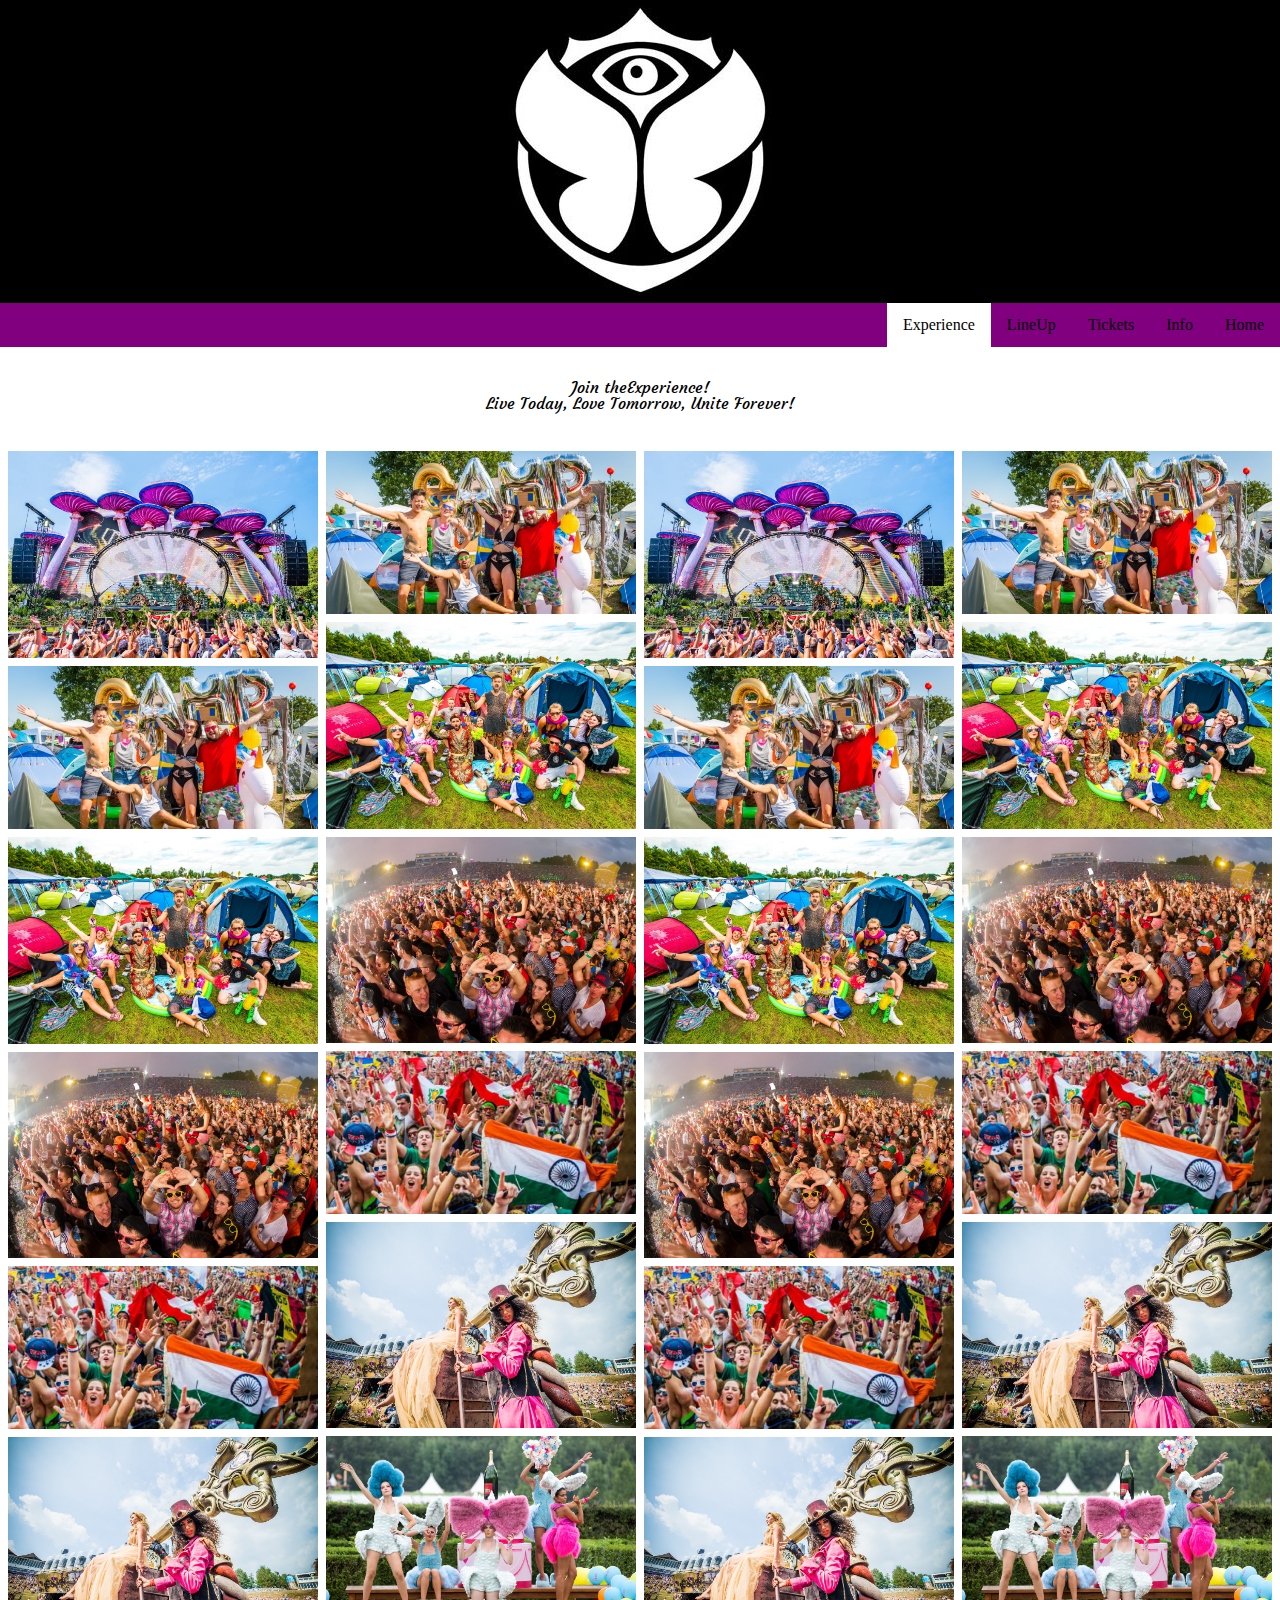
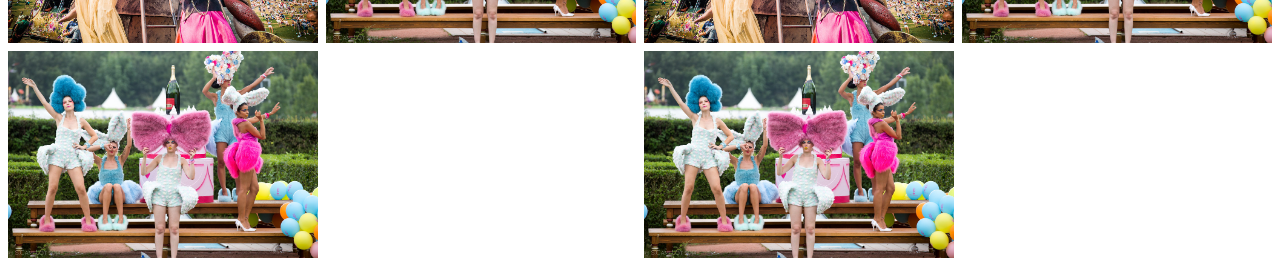
<file: gallery.html>
<!DOCTYPE html>
<html>
<head>
	     	<meta charset="UTF-8">
	<meta name="viewport" content="width=device-width, initial-scale=1.0">
	 <meta name="keywords" content="music tomorrowland edm festival">
  <link rel="stylesheet" type="text/css" href="Assets/CSS/reset.css">
  <link rel="stylesheet" type="text/css" href="Assets/CSS/stylegallery.css">
  <link href="https://fonts.googleapis.com/css?family=Courgette|Lobster&display=swap" rel="stylesheet">

  
	<title>Final Project</title>
</head>
<body>
		<header>
		<img src="Assets/Images/logo.jpg">
	</header>
  <ul>
  <li><a href="index.html">Home</a></li>
  <li><a href="info.html">Info</a></li>
  <li><a href="Locations.html">Tickets</a></li>
  <li><a href="lineup.html">LineUp</a></li>
  <li><a class="active" href="gallery.html">Experience</a></li>
</ul>
<!--<nav>
	<a href="index.html">Home</a>
	<a href="info.html">Info</a>
	<a href="Locations.html">Worldwide</a>
	<a href="lineup.html">LineUp</a>
	<a href="gallery.html">Experience</a>
</nav> -->

<!-- Header -->
<div class="header">
  <h1>Join theExperience!</h1>
  <p>Live Today, Love Tomorrow, Unite Forever!</p>
</div>

<!-- Photo Grid -->
<div class="row"> 
  <div class="column">
    <img src="Assets/Images/gallery/shroom.jpg" style="width:100%">
    <img src="Assets/Images/gallery/camp.jpg" style="width:100%">
    <img src="Assets/Images/gallery/campers.jpg" style="width:100%">
    <img src="Assets/Images/gallery/crowd.jpg" style="width:100%">
    <img src="Assets/Images/gallery/flags.jpg" style="width:100%">
    <img src="Assets/Images/gallery/girlhat.jpg" style="width:100%">
    <img src="Assets/Images/gallery/performers.jpg" style="width:100%">
  </div>
  <div class="column">
    <img src="Assets/Images/gallery/camp.jpg" style="width:100%">
    <img src="Assets/Images/gallery/campers.jpg" style="width:100%">
    <img src="Assets/Images/gallery/crowd.jpg" style="width:100%">
    <img src="Assets/Images/gallery/flags.jpg" style="width:100%">
    <img src="Assets/Images/gallery/girlhat.jpg" style="width:100%">
    <img src="Assets/Images/gallery/performers.jpg" style="width:100%">
  </div>  
  <div class="column">
	<img src="Assets/Images/gallery/shroom.jpg" style="width:100%">
    <img src="Assets/Images/gallery/camp.jpg" style="width:100%">
    <img src="Assets/Images/gallery/campers.jpg" style="width:100%">
    <img src="Assets/Images/gallery/crowd.jpg" style="width:100%">
    <img src="Assets/Images/gallery/flags.jpg" style="width:100%">
    <img src="Assets/Images/gallery/girlhat.jpg" style="width:100%">
    <img src="Assets/Images/gallery/performers.jpg" style="width:100%">
  </div>
  <div class="column">
    <img src="Assets/Images/gallery/camp.jpg" style="width:100%">
    <img src="Assets/Images/gallery/campers.jpg" style="width:100%">
    <img src="Assets/Images/gallery/crowd.jpg" style="width:100%">
    <img src="Assets/Images/gallery/flags.jpg" style="width:100%">
    <img src="Assets/Images/gallery/girlhat.jpg" style="width:100%">
    <img src="Assets/Images/gallery/performers.jpg" style="width:100%">
  </div>
</div>


</body>
</html>
</file>
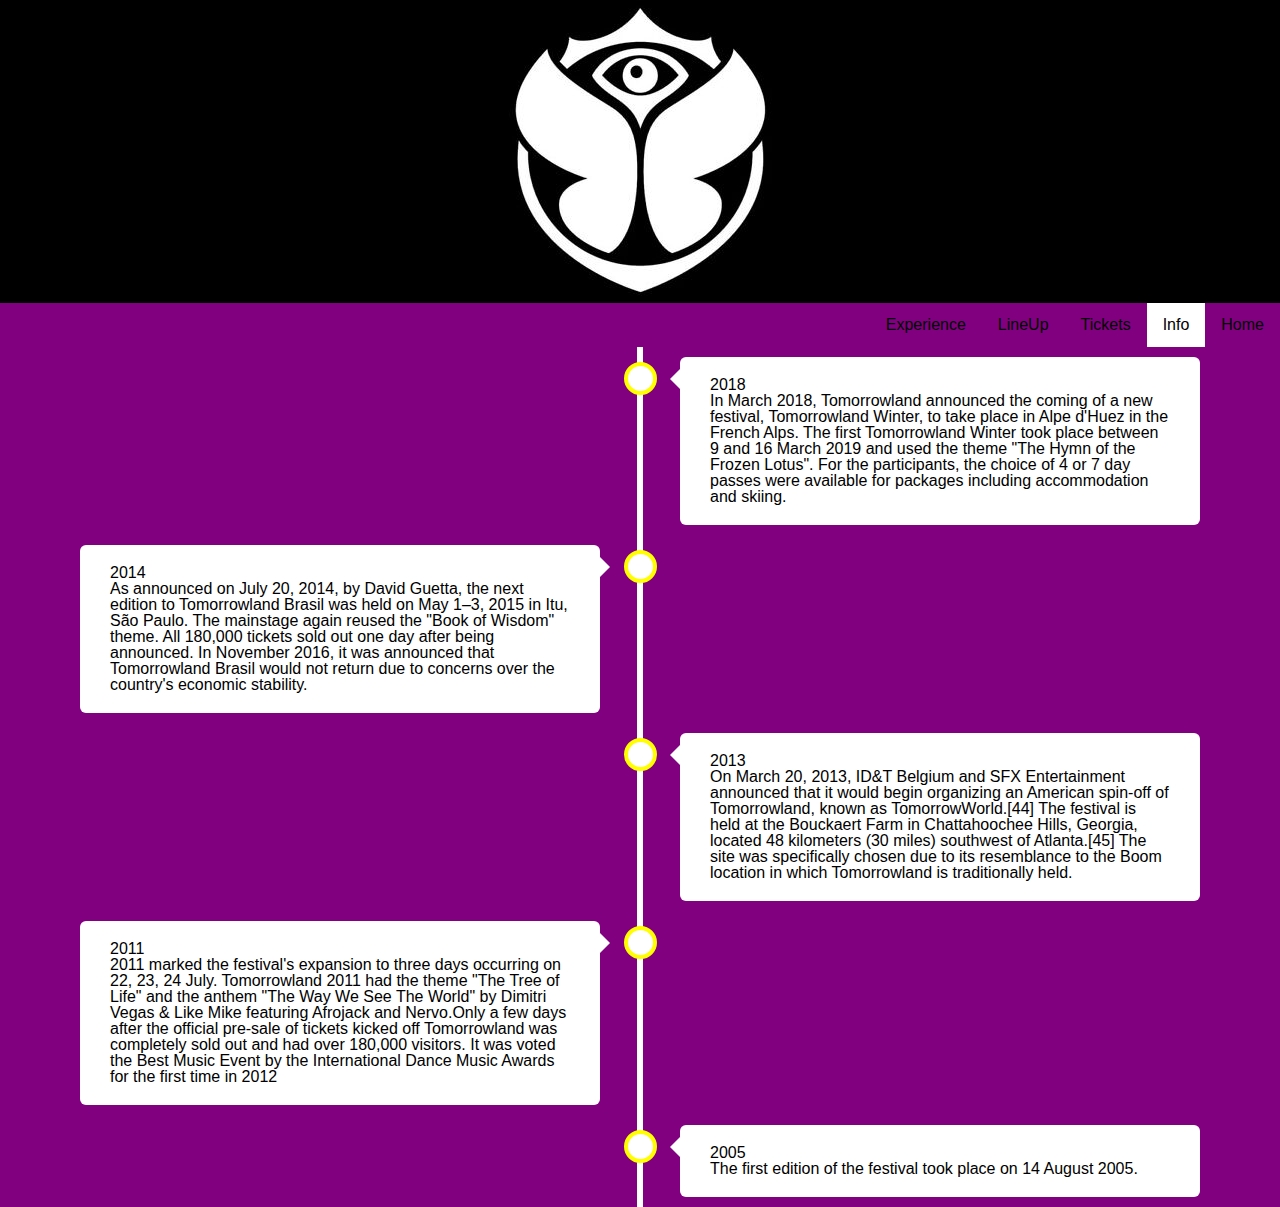
<file: info.html>
<!DOCTYPE html>
<html>
<head>
	     	<meta charset="UTF-8">
	<meta name="viewport" content="width=device-width, initial-scale=1.0">
	 <meta name="keywords" content="music tomorrowland edm festival">
  <link rel="stylesheet" type="text/css" href="Assets/CSS/reset.css">
  <link rel="stylesheet" type="text/css" href="Assets/CSS/styleinfo.css">

	<title>Final Project</title>
</head>
<body>
		<header>
		<img src="Assets/Images/logo.jpg">
	</header>
  <ul>
  <li><a href="index.html">Home</a></li>
  <li><a class="active" href="info.html">Info</a></li>
  <li><a href="Locations.html">Tickets</a></li>
  <li><a href="lineup.html">LineUp</a></li>
  <li><a href="gallery.html">Experience</a></li>
</ul>
<!--<nav>
  <a href="index.html">Home</a>
  <a href="info.html">Info</a>
  <a href="Locations.html">Worldwide</a>
  <a href="lineup.html">LineUp</a>
  <a href="gallery.html">Experience</a>
</nav> -->

<div class="timeline">
  <div class="container right">
    <div class="content">
      <h2>2018</h2>
      <p>In March 2018, Tomorrowland announced the coming of a new festival, Tomorrowland Winter, to take place in Alpe d'Huez in the French Alps.
The first Tomorrowland Winter took place between 9 and 16 March 2019 and used the theme "The Hymn of the Frozen Lotus". For the participants, the choice of 4 or 7 day passes were available for packages including accommodation and skiing.</p>
    </div>
  </div>
  <div class="container left">
    <div class="content">
      <h2>2014</h2>
      <p>As announced on July 20, 2014, by David Guetta, the next edition to Tomorrowland Brasil was held on May 1–3, 2015 in Itu, São Paulo. 
The mainstage again reused the "Book of Wisdom" theme. All 180,000 tickets sold out one day after being announced.
In November 2016, it was announced that Tomorrowland Brasil would not return due to concerns over the country's economic stability.</p>
    </div>
  </div>
  <div class="container right">
    <div class="content">
      <h2>2013</h2>
      <p>On March 20, 2013, ID&T Belgium and SFX Entertainment announced that it would begin organizing an American spin-off of Tomorrowland, known as TomorrowWorld.[44] The festival is held at the Bouckaert Farm in Chattahoochee Hills, Georgia, located 48 kilometers (30 miles) southwest of Atlanta.[45] The site was specifically chosen due to its resemblance to the Boom location in which Tomorrowland is traditionally held.</p>
    </div>
  </div>
  <div class="container left">
    <div class="content">
      <h2>2011</h2>
      <p>2011 marked the festival's expansion to three days occurring on 22, 23, 24 July. Tomorrowland 2011 had the theme "The Tree of Life" and the anthem "The Way We See The World" by Dimitri Vegas & Like Mike featuring Afrojack and Nervo.Only a few days after the official pre-sale of tickets kicked off Tomorrowland was completely sold out and had over 180,000 visitors. It was voted the Best Music Event by the International Dance Music Awards for the first time in 2012</p>
    </div>
  </div>
  <div class="container right">
    <div class="content">
      <h2>2005</h2>
      <p>The first edition of the festival took place on 14 August 2005. </p>
    </div>
  </div>
</div>

</body>
</html>
</file>
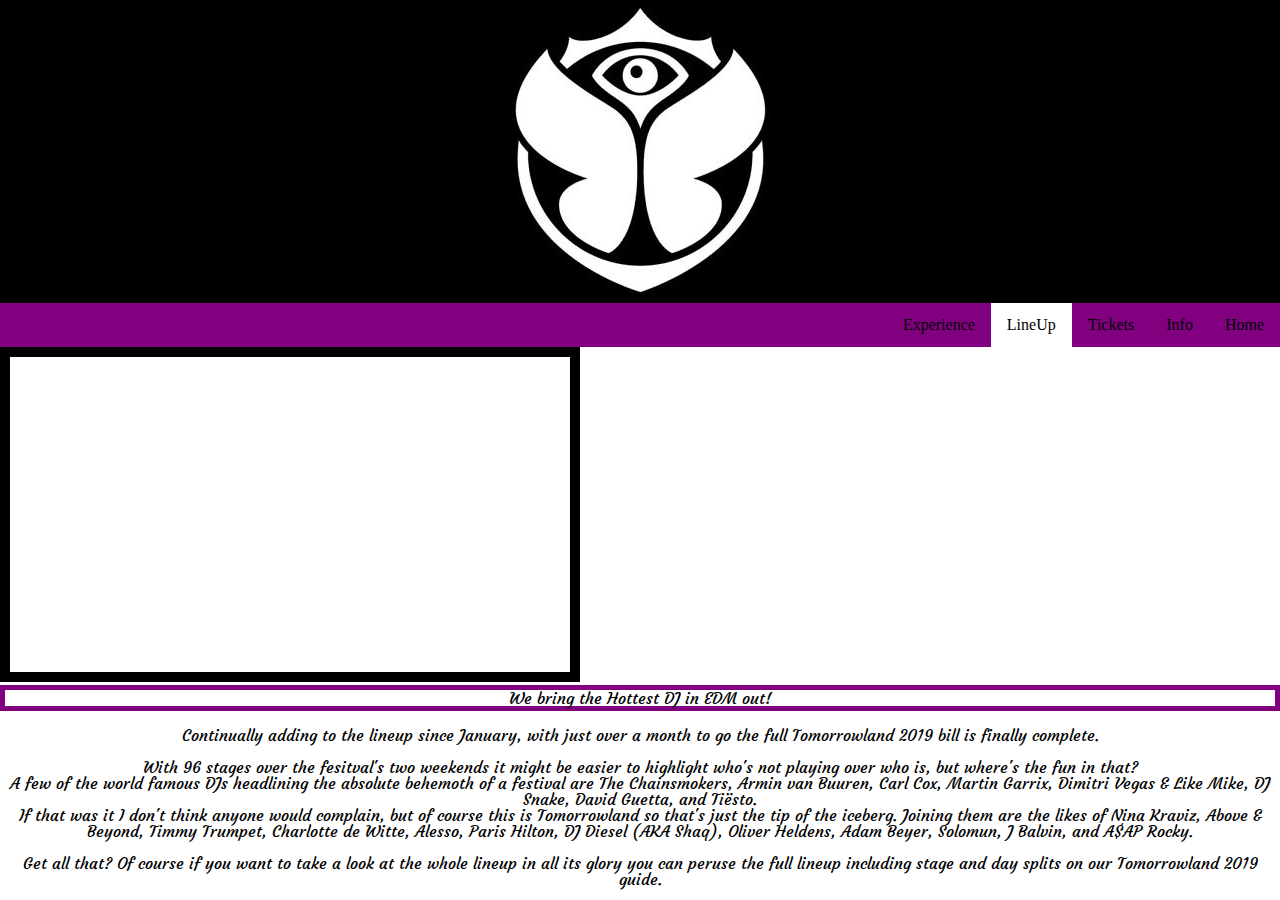
<file: lineup.html>
<!DOCTYPE html>
<html>
<head>
	     	<meta charset="UTF-8">
	<meta name="viewport" content="width=device-width, initial-scale=1.0">
	 <meta name="keywords" content="music tomorrowland edm festival">
  <link rel="stylesheet" type="text/css" href="Assets/CSS/reset.css">
  <link rel="stylesheet" type="text/css" href="Assets/CSS/stylelineup.css">
  <link href="https://fonts.googleapis.com/css?family=Courgette|Lobster&display=swap" rel="stylesheet">
  
	<title>Final Project</title>
</head>
<body>
		<header>
		<img src="Assets/Images/logo.jpg">
	</header>
  <ul>
  <li><a href="index.html">Home</a></li>
  <li><a href="info.html">Info</a></li>
  <li><a href="Locations.html">Tickets</a></li>
  <li><a class="active" href="lineup.html">LineUp</a></li>
  <li><a href="gallery.html">Experience</a></li>
</ul>
<!--<nav>
	<a href="index.html">Home</a>
	<a href="info.html">Info</a>
	<a href="Locations.html">Worldwide</a>
	<a href="lineup.html">LineUp</a>
	<a href="gallery.html">Experience</a>
</nav> -->

<iframe width="560" height="315" src="https://www.youtube.com/embed/IqQxVt3ZfkA" frameborder="0" allow="accelerometer; autoplay; encrypted-media; gyroscope; picture-in-picture" allowfullscreen></iframe>

 <aside>
  <h1>We bring the Hottest DJ in EDM out!</h1><br>
  Continually adding to the lineup since January, with just over a month to go the full Tomorrowland 2019 bill is finally complete.<br><br>

With 96 stages over the fesitval's two weekends it might be easier to highlight who's not playing over who is, but where's the fun in that?<br>

A few of the world famous DJs headlining the absolute behemoth of a festival are The Chainsmokers, Armin van Buuren, Carl Cox, Martin Garrix, Dimitri Vegas & Like Mike, DJ Snake, David Guetta, and Tiësto.<br>

If that was it I don't think anyone would complain, but of course this is Tomorrowland so that's just the tip of the iceberg. Joining them are the likes of Nina Kraviz, Above & Beyond, Timmy Trumpet, Charlotte de Witte, Alesso, Paris Hilton, DJ Diesel (AKA Shaq), Oliver Heldens, Adam Beyer, Solomun, J Balvin, and A$AP Rocky.<br><br>

Get all that? Of course if you want to take a look at the whole lineup in all its glory you can peruse the full lineup including stage and day splits on our Tomorrowland 2019 guide.</aside>

<script type="text/javascript" src="Assets/JS/jquery.js">
		</script> 
		<!-- link to JS-- >
			


</body>
</html>
</file>
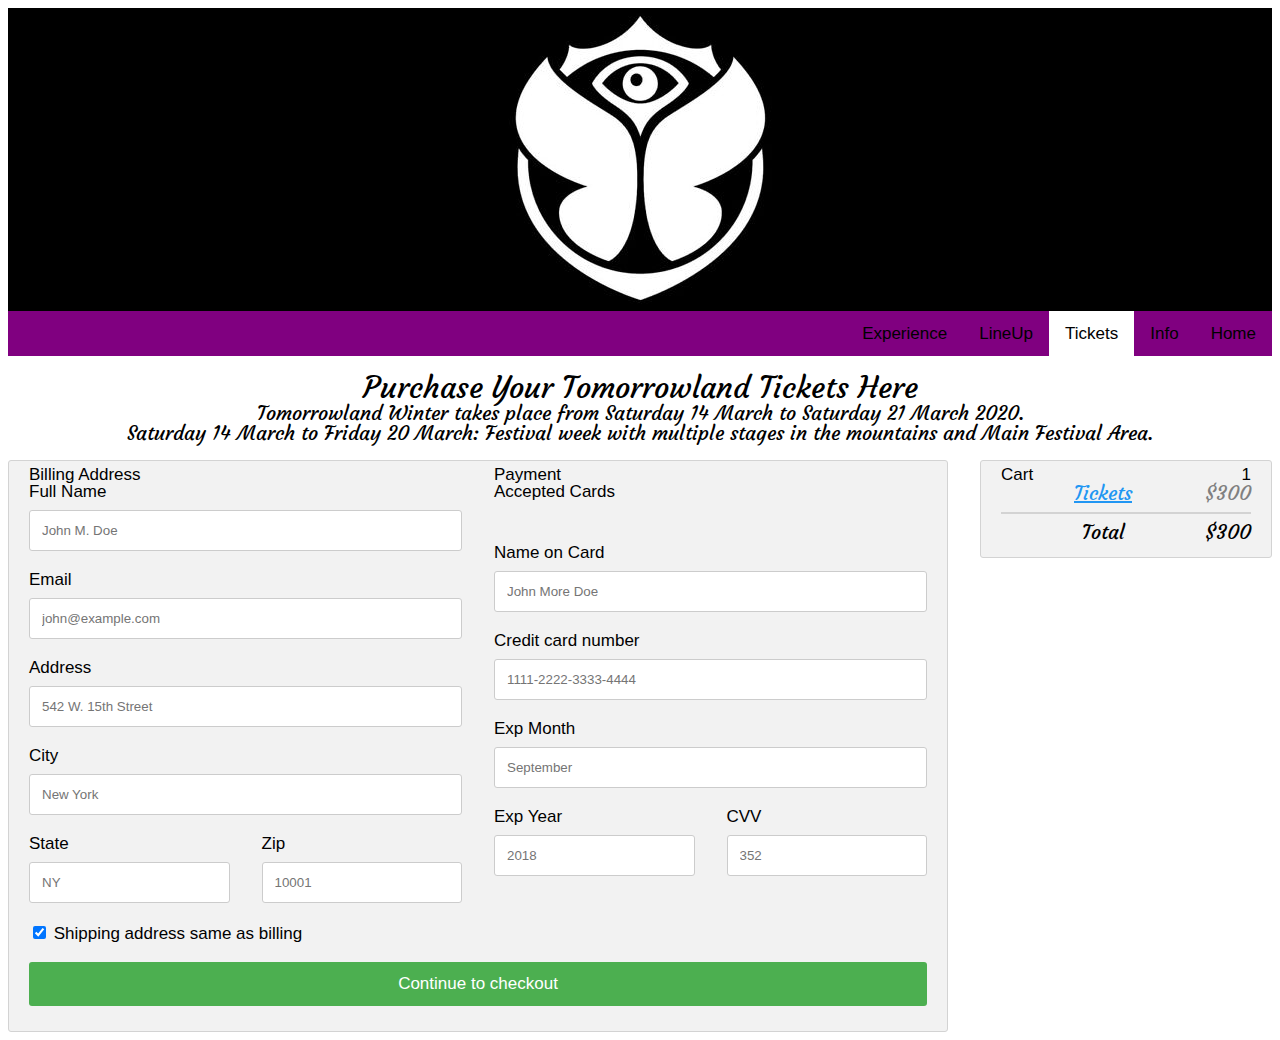
<file: Locations.html>
<!DOCTYPE html>
<html>
<head>
	     	<meta charset="UTF-8">
	<meta name="viewport" content="width=device-width, initial-scale=1.0">
	 <meta name="keywords" content="music tomorrowland edm festival">
  <link rel="stylesheet" type="text/css" href="Assets/CSS/reset.css">
  <link rel="stylesheet" type="text/css" href="Assets/CSS/stylelocations.css">
   <link href="https://fonts.googleapis.com/css?family=Courgette|Lobster&display=swap" rel="stylesheet">
  
	<title>Final Project</title>
</head>
<body>
		<header>
		<img src="Assets/Images/logo.jpg">
	</header>
  <ul>
  <li><a href="index.html">Home</a></li>
  <li><a href="info.html">Info</a></li>
  <li><a class="active" href="Locations.html">Tickets</a></li>
  <li><a href="lineup.html">LineUp</a></li>
  <li><a href="gallery.html">Experience</a></li>
</ul>
<!--<nav>
	<a href="index.html">Home</a>
	<a href="info.html">Info</a>
	<a href="Locations.html">Worldwide</a>
	<a href="lineup.html">LineUp</a>
	<a href="gallery.html">Experience</a>
</nav> -->
<br>

<h2>Purchase Your Tomorrowland Tickets Here</h2>



<p>Tomorrowland Winter takes place from Saturday 14 March to Saturday 21 March 2020. <br>Saturday 14 March to Friday 20 March: Festival week with multiple stages in the mountains and Main Festival Area.</p>
<br>


<div class="row">
  <div class="col-75">
    <div class="container">
      <form action="/action_page.php">
      
        <div class="row">
          <div class="col-50">
            <h3>Billing Address</h3>
            <label for="fname"><i class="fa fa-user"></i> Full Name</label>
            <input type="text" id="fname" name="firstname" placeholder="John M. Doe">
            <label for="email"><i class="fa fa-envelope"></i> Email</label>
            <input type="text" id="email" name="email" placeholder="john@example.com">
            <label for="adr"><i class="fa fa-address-card-o"></i> Address</label>
            <input type="text" id="adr" name="address" placeholder="542 W. 15th Street">
            <label for="city"><i class="fa fa-institution"></i> City</label>
            <input type="text" id="city" name="city" placeholder="New York">

            <div class="row">
              <div class="col-50">
                <label for="state">State</label>
                <input type="text" id="state" name="state" placeholder="NY">
              </div>
              <div class="col-50">
                <label for="zip">Zip</label>
                <input type="text" id="zip" name="zip" placeholder="10001">
              </div>
            </div>
          </div>

          <div class="col-50">
            <h3>Payment</h3>
            <label for="fname">Accepted Cards</label>
            <div class="icon-container">
              <i class="fa fa-cc-visa" style="color:navy;"></i>
              <i class="fa fa-cc-amex" style="color:blue;"></i>
              <i class="fa fa-cc-mastercard" style="color:red;"></i>
              <i class="fa fa-cc-discover" style="color:orange;"></i>
            </div>
            <label for="cname">Name on Card</label>
            <input type="text" id="cname" name="cardname" placeholder="John More Doe">
            <label for="ccnum">Credit card number</label>
            <input type="text" id="ccnum" name="cardnumber" placeholder="1111-2222-3333-4444">
            <label for="expmonth">Exp Month</label>
            <input type="text" id="expmonth" name="expmonth" placeholder="September">
            <div class="row">
              <div class="col-50">
                <label for="expyear">Exp Year</label>
                <input type="text" id="expyear" name="expyear" placeholder="2018">
              </div>
              <div class="col-50">
                <label for="cvv">CVV</label>
                <input type="text" id="cvv" name="cvv" placeholder="352">
              </div>
            </div>
          </div>
          
        </div>
        <label>
          <input type="checkbox" checked="checked" name="sameadr"> Shipping address same as billing
        </label>
        <input type="submit" value="Continue to checkout" class="btn">
      </form>
    </div>
  </div>
  <div class="col-25">
    <div class="container">
      <h4>Cart <span class="price" style="color:black"><i class="fa fa-shopping-cart"></i> <b>1</b></span></h4>
      <p><a href="#">Tickets</a> <span class="price">$300</span></p>
      <hr>
      <p>Total <span class="price" style="color:black"><b>$300</b></span></p>
    </div>
  </div>
</div>


</body>
</html>
</file>
<file: Assets/CSS/stylegallery.css>
header{
			background-color: black;
			text-align: center;

		}

	/*	nav{
			background-color: white;
			text-align: right;
			text-decoration-color: purple;
      font-style: arial;

		}*/

    ul {
  list-style-type: none;
  margin: 0;
  padding: 0;
  overflow: hidden;
  background-color: purple;
}

li {
  float: right;
}

li a {
  display: block;
  color: black;
  text-align: center;
  padding: 14px 16px;
  text-decoration: black;
}

li a:hover:not(.active) {
  background-color: white;
}

.active {
  background-color: white;
}

		* {
  box-sizing: border-box;
}
h1 {
  font-family: 'Courgette', cursive;
  text-decoration: bold;
}
p {
  font-family: 'Courgette', cursive;
}

body {
  margin: 0;
  
}

.header {
  text-align: center;
  padding: 32px;
}

.row {
  display: -ms-flexbox; /* IE10 */
  display: flex;
  -ms-flex-wrap: wrap; /* IE10 */
  flex-wrap: wrap;
  padding: 0 4px;
}

/* Create four equal columns that sits next to each other */
.column {
  -ms-flex: 25%; /* IE10 */
  flex: 25%;
  max-width: 25%;
  padding: 0 4px;
}

.column img {
  margin-top: 8px;
  vertical-align: middle;
  width: 100%;
}


/* Responsive layout - makes a two column-layout instead of four columns */
@media screen and (max-width: 800px) {
  .column {
    -ms-flex: 50%;
    flex: 50%;
    max-width: 50%;
  }
}

/* Responsive layout - makes the two columns stack on top of each other instead of next to each other */
@media screen and (max-width: 600px) {
  .column {
    -ms-flex: 100%;
    flex: 100%;
    max-width: 100%;
  }
}

    @media only screen and (min-width: 500px) {
        header{
          background-color: white;
}


    @media only screen and (min-width: 768px) {
        header{
          background-color: black;
            }

        }
</file>
<file: Assets/CSS/styleinfo.css>
header{
      background-color: black;
      text-align: center;

    }

    /*  nav{
      background-color: white;
      text-align: right;
      text-decoration-color: purple;
      font-style: arial;

    }*/

    ul {
  list-style-type: none;
  margin: 0;
  padding: 0;
  overflow: hidden;
  background-color: purple;
}

li {
  float: right;
}

li a {
  display: block;
  color: black;
  text-align: center;
  padding: 14px 16px;
  text-decoration: black;
}

li a:hover:not(.active) {
  background-color: white;
}

.active {
  background-color: white;
}

    * {
  box-sizing: border-box;
}

body {
  background-color: purple;
  font-family: Helvetica, sans-serif;
}

/* The actual timeline (the vertical ruler) */
.timeline {
  position: relative;
  max-width: 1200px;
  margin: 0 auto;
}

/* The actual timeline (the vertical ruler) */
.timeline::after {
  content: '';
  position: absolute;
  width: 6px;
  background-color: white;
  top: 0;
  bottom: 0;
  left: 50%;
  margin-left: -3px;
}

/* Container around content */
.container {
  padding: 10px 40px;
  position: relative;
  background-color: inherit;
  width: 50%;
}

/* The circles on the timeline */
.container::after {
  content: '';
  position: absolute;
  width: 25px;
  height: 25px;
  right: -17px;
  background-color: white;
  border: 4px solid yellow;
  top: 15px;
  border-radius: 50%;
  z-index: 1;
}

/* Place the container to the left */
.left {
  left: 0;
}

/* Place the container to the right */
.right {
  left: 50%;
}

/* Add arrows to the left container (pointing right) */
.left::before {
  content: " ";
  height: 0;
  position: absolute;
  top: 22px;
  width: 0;
  z-index: 1;
  right: 30px;
  border: medium solid white;
  border-width: 10px 0 10px 10px;
  border-color: transparent transparent transparent white;
}

/* Add arrows to the right container (pointing left) */
.right::before {
  content: " ";
  height: 0;
  position: absolute;
  top: 22px;
  width: 0;
  z-index: 1;
  left: 30px;
  border: medium solid white;
  border-width: 10px 10px 10px 0;
  border-color: transparent white transparent transparent;
}

/* Fix the circle for containers on the right side */
.right::after {
  left: -16px;
}

/* The actual content */
.content {
  padding: 20px 30px;
  background-color: white;
  position: relative;
  border-radius: 6px;
}

/* Media queries - Responsive timeline on screens less than 600px wide */
@media screen and (max-width: 600px) {
  /* Place the timelime to the left */
  .timeline::after {
  left: 31px;
  }
  
  /* Full-width containers */
  .container {
  width: 100%;
  padding-left: 70px;
  padding-right: 25px;
  }
  
  /* Make sure that all arrows are pointing leftwards */
  .container::before {
  left: 60px;
  border: medium solid white;
  border-width: 10px 10px 10px 0;
  border-color: transparent white transparent transparent;
  }

  /* Make sure all circles are at the same spot */
  .left::after, .right::after {
  left: 15px;
  }
  
  /* Make all right containers behave like the left ones */
  .right {
  left: 0%;
  }
}
    @media only screen and (min-width: 500px) {
        header{
          background-color: white;
}


    @media only screen and (min-width: 768px) {
        header{
          background-color: black;
            }

        }
</file>
<file: Assets/CSS/stylelineup.css>
header{
			background-color: purple;
			text-align: center;

		}

			/*	nav{
			background-color: white;
			text-align: right;
			text-decoration-color: purple;
      font-style: arial;

		}*/

    ul {
  list-style-type: none;
  margin: 0;
  padding: 0;
  overflow: hidden;
  background-color: purple;
}

li {
  float: right;
}

li a {
  display: block;
  color: black;
  text-align: center;
  padding: 14px 16px;
  text-decoration: black;
}

li a:hover:not(.active) {
  background-color: white;
}

.active {
  background-color: white;
}
		iframe{
			border: 10px solid black;
		}
		aside{
			  font-family: 'Courgette', cursive;
			  text-align: center;

		}
h1{
	text-align: center;
	 border: 5px solid purple;
}


				@media only screen and (min-width: 500px) {
				header{
					background-color: white;
}


		@media only screen and (min-width: 768px) {
				header{
					background-color: black;
						}

				}
</file>
<file: Assets/CSS/stylelocations.css>
header{
			background-color: black;
			text-align: center;

		}

			/*	nav{
			background-color: white;
			text-align: right;
			text-decoration-color: purple;
      font-style: arial;

		}*/

    ul {
  list-style-type: none;
  margin: 0;
  padding: 0;
  overflow: hidden;
  background-color: purple;
}

li {
  float: right;
}

li a {
  display: block;
  color: black;
  text-align: center;
  padding: 14px 16px;
  text-decoration: black;
}

li a:hover:not(.active) {
  background-color: white;
}

.active {
  background-color: white;
}

p {
  text-align: center;
  font-size: 20px;
  margin-top: 0px;
  text-decoration-color: black;
  font-family: 'Courgette';
}

h2 {
  text-align: center;
  font-size: 30px;
  margin-top: 0px;
  text-decoration-color: black;
  font-family: 'Courgette';
}

body {
  font-family: Arial;
  font-size: 17px;
  padding: 8px;
}

* {
  box-sizing: border-box;
}

.row {
  display: -ms-flexbox; /* IE10 */
  display: flex;
  -ms-flex-wrap: wrap; /* IE10 */
  flex-wrap: wrap;
  margin: 0 -16px;
}

.col-25 {
  -ms-flex: 25%; /* IE10 */
  flex: 25%;
}

.col-50 {
  -ms-flex: 50%; /* IE10 */
  flex: 50%;
}

.col-75 {
  -ms-flex: 75%; /* IE10 */
  flex: 75%;
}

.col-25,
.col-50,
.col-75 {
  padding: 0 16px;
}

.container {
  background-color: #f2f2f2;
  padding: 5px 20px 15px 20px;
  border: 1px solid lightgrey;
  border-radius: 3px;
}

input[type=text] {
  width: 100%;
  margin-bottom: 20px;
  padding: 12px;
  border: 1px solid #ccc;
  border-radius: 3px;
}

label {
  margin-bottom: 10px;
  display: block;
}

.icon-container {
  margin-bottom: 20px;
  padding: 7px 0;
  font-size: 24px;
}

.btn {
  background-color: #4CAF50;
  color: white;
  padding: 12px;
  margin: 10px 0;
  border: none;
  width: 100%;
  border-radius: 3px;
  cursor: pointer;
  font-size: 17px;
}

.btn:hover {
  background-color: #45a049;
}

a {
  color: #2196F3;
}

hr {
  border: 1px solid lightgrey;
}

span.price {
  float: right;
  color: grey;
}

/* Responsive layout - when the screen is less than 800px wide, make the two columns stack on top of each other instead of next to each other (also change the direction - make the "cart" column go on top) */
@media (max-width: 800px) {
  .row {
    flex-direction: column-reverse;
  }
  .col-25 {
    margin-bottom: 20px;
  }
}
    @media only screen and (min-width: 500px) {
        header{
          background-color: white;
}


    @media only screen and (min-width: 768px) {
        header{
          background-color: black;
            }

        }
</file>
